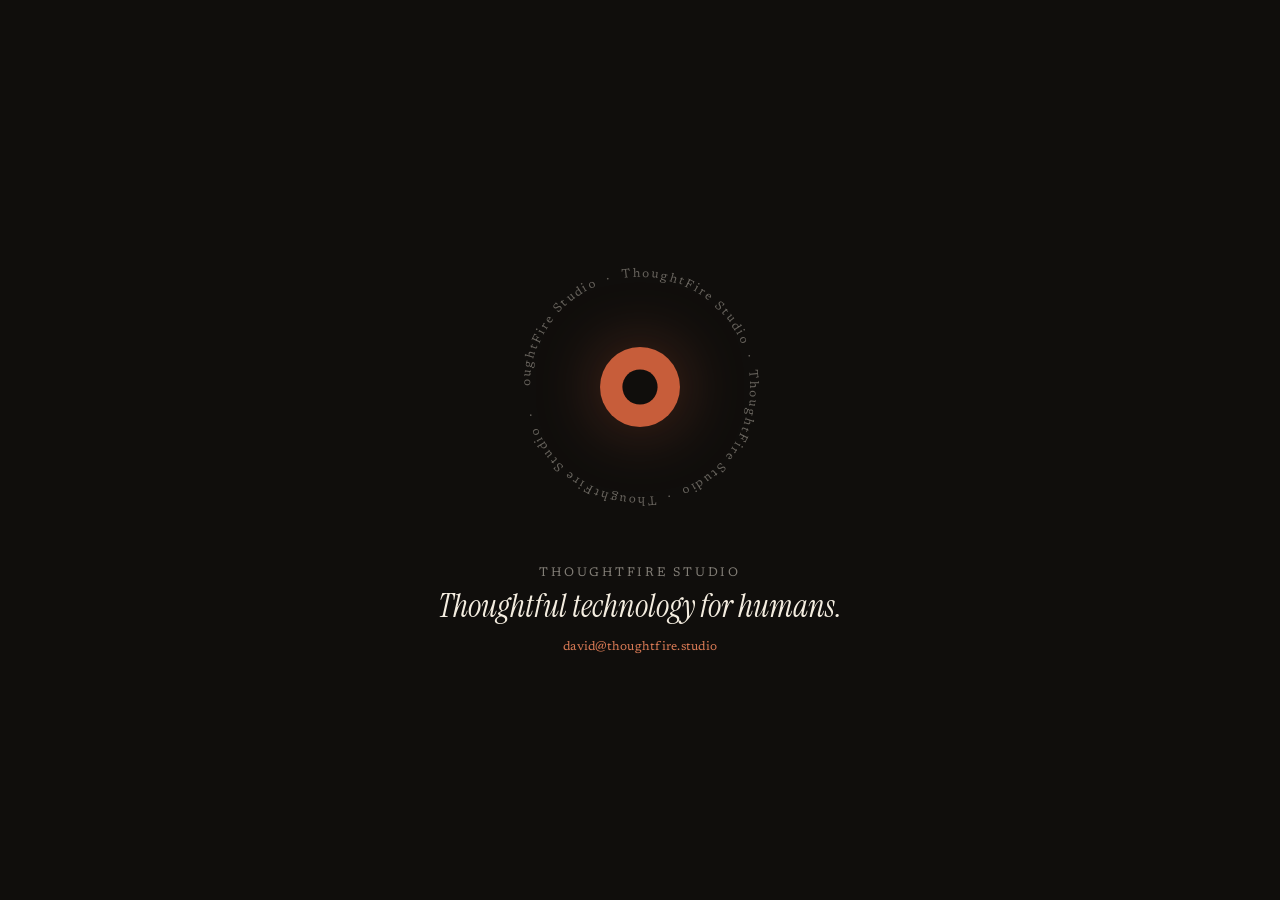
<file: index.html>
<!doctype html>
<html lang="en">
<head>
  <meta charset="utf-8" />
  <meta name="viewport" content="width=device-width, initial-scale=1.0, viewport-fit=cover" />
  <title>ThoughtFire Studio</title>
  <meta name="description" content="Thoughtful technology for humans." />
  <link rel="stylesheet" href="tokens.css?v=2" />
  <link rel="stylesheet" href="style.css?v=2" />
</head>
<body class="holding">

<main class="holding-wrap">

  <div class="orbit-wrap" aria-label="ThoughtFire Studio">
    <svg class="glyph" viewBox="0 0 100 100" overflow="visible" aria-hidden="true">
      <circle class="pulse-outer" cx="50" cy="50" r="50" fill="var(--tf-ember)" />
      <circle class="pulse-inner" cx="50" cy="50" r="22" fill="var(--hero-bg)" />
    </svg>
    <svg class="orbit-svg" viewBox="0 0 300 300" aria-hidden="true">
      <defs>
        <path id="orbit-path"
          d="M150,150 m-118,0 a118,118 0 1,1 236,0 a118,118 0 1,1 -236,0"/>
      </defs>
      <text class="orbit-text">
        <textPath href="#orbit-path" startOffset="0%" textLength="741">
          ThoughtFire Studio &nbsp;·&nbsp; ThoughtFire Studio &nbsp;·&nbsp; ThoughtFire Studio &nbsp;·&nbsp; ThoughtFire Studio &nbsp;·&nbsp;
        </textPath>
      </text>
    </svg>
  </div>

  <div class="holding-text">
    <p class="holding-name">ThoughtFire Studio</p>
    <p class="holding-tagline">Thoughtful technology for humans.</p>
    <a class="holding-email" href="mailto:david@thoughtfire.studio">david@thoughtfire.studio</a>
  </div>

</main>

<script>
  // Slow orbit animation
  const orbitText = document.querySelector('.orbit-text');
  if (orbitText) {
    let offset = 0;
    (function tick() {
      offset -= 0.04;
      orbitText.querySelector('textPath').setAttribute('startOffset', offset + '%');
      requestAnimationFrame(tick);
    })();
  }
</script>
</body>
</html>
</file>
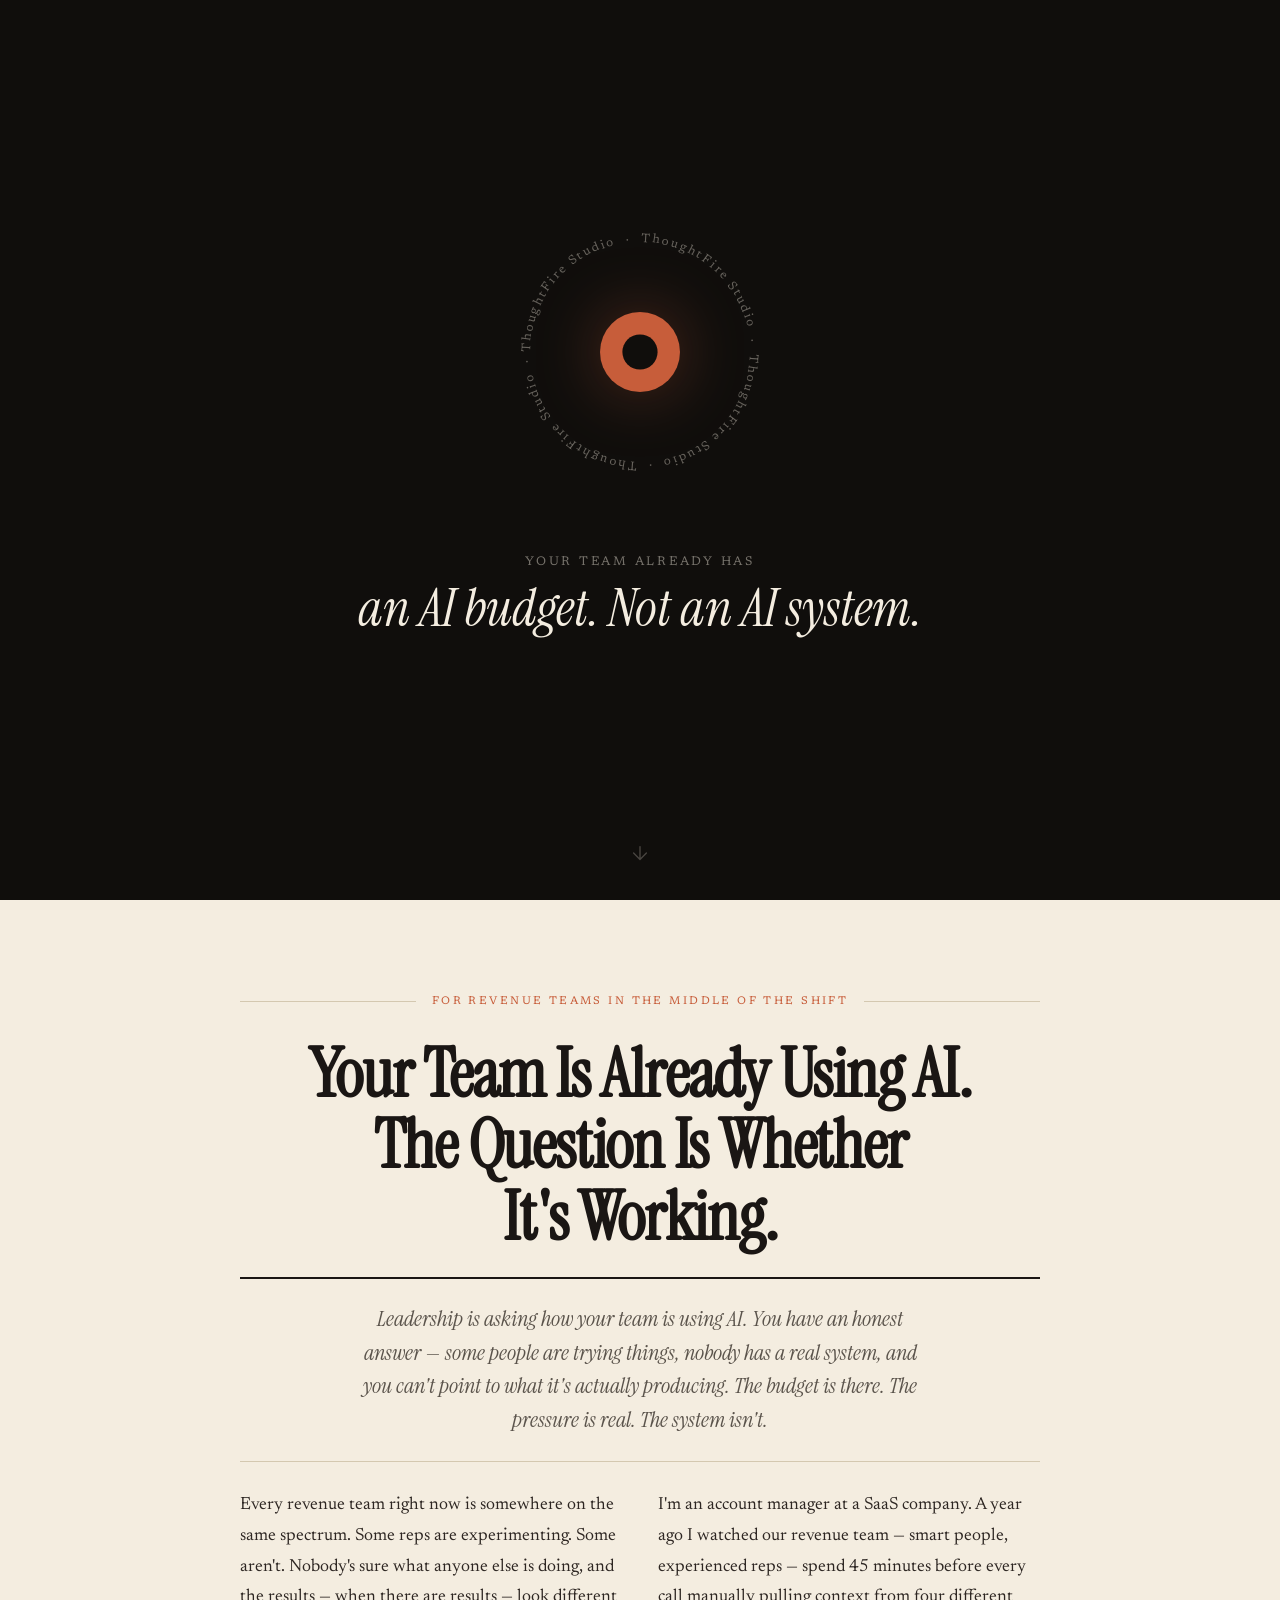
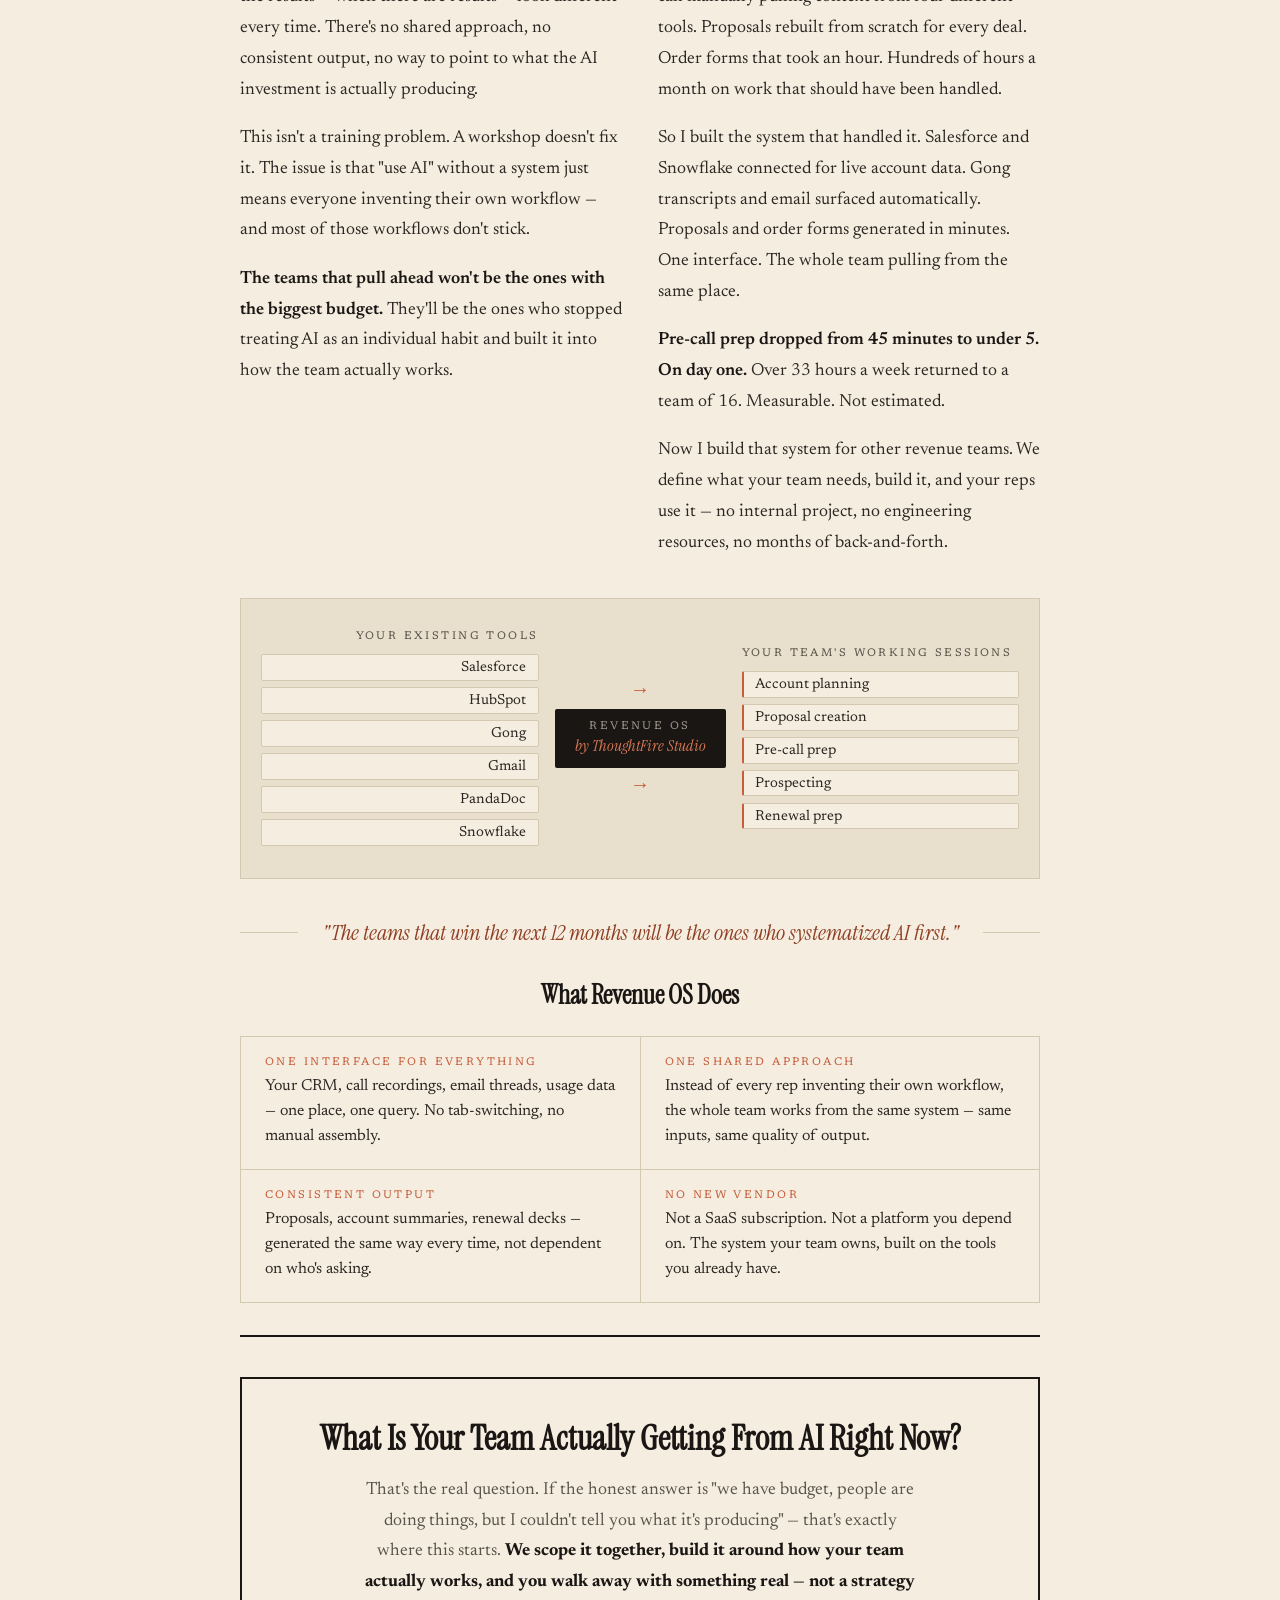
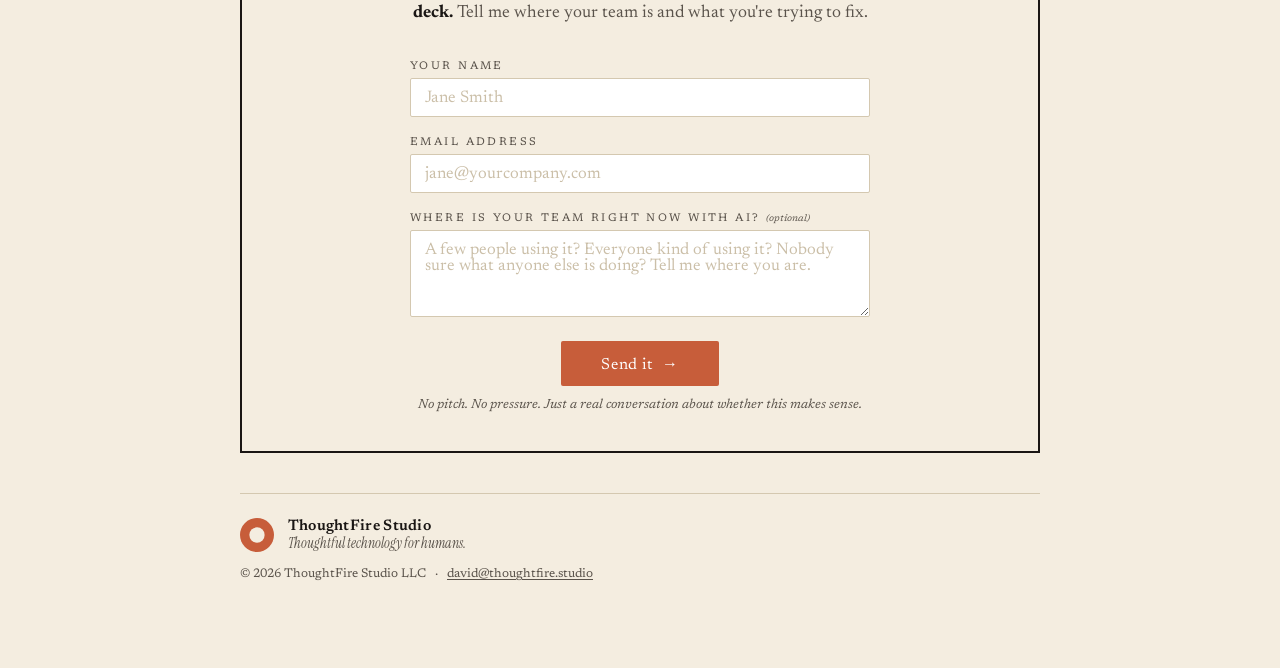
<file: revenue-os/index.html>
<!doctype html>
<html lang="en">
<head>
  <meta charset="utf-8" />
  <meta name="viewport" content="width=device-width, initial-scale=1.0, viewport-fit=cover" />
  <title>Revenue OS — ThoughtFire Studio</title>
  <meta name="description" content="Your team has AI budget and leadership pressure. What you don't have is a system. Revenue OS gives your revenue team one shared intelligence layer — built on the tools you already have." />
  <link rel="stylesheet" href="tokens.css" />
  <link rel="stylesheet" href="style.css" />
</head>
<body>

<!-- ── HERO ──────────────────────────────────────────────────── -->
<section class="hero" id="top">
  <div class="hero-center">

    <div class="orbit-wrap" aria-label="ThoughtFire Studio">
      <svg class="glyph" viewBox="0 0 100 100" aria-hidden="true">
        <circle cx="50" cy="50" r="50" fill="var(--tf-ember)" />
        <circle cx="50" cy="50" r="22" fill="var(--hero-bg)" />
      </svg>
      <svg class="orbit-svg" viewBox="0 0 300 300" aria-hidden="true">
        <defs>
          <path id="orbit-path"
            d="M150,150 m-118,0 a118,118 0 1,1 236,0 a118,118 0 1,1 -236,0"/>
        </defs>
        <text class="orbit-text">
          <textPath href="#orbit-path" startOffset="0%" textLength="741">
            ThoughtFire Studio &nbsp;·&nbsp; ThoughtFire Studio &nbsp;·&nbsp; ThoughtFire Studio &nbsp;·&nbsp; ThoughtFire Studio &nbsp;·&nbsp;
          </textPath>
        </text>
      </svg>
    </div>

    <div class="hero-tagline">
      <span class="we-help">Your team already has</span>
      <div class="phrase-wrap" aria-live="polite" aria-atomic="true">
        <span class="phrase" id="phrase">an AI budget. Not an AI system.</span>
      </div>
    </div>

  </div>

  <a href="#ad" class="scroll-cue" aria-label="Read more">
    <svg viewBox="0 0 24 24" fill="none" stroke="currentColor" stroke-width="1.5" aria-hidden="true">
      <path stroke-linecap="round" stroke-linejoin="round" d="M12 5v14M5 12l7 7 7-7"/>
    </svg>
  </a>
</section>


<!-- ── NEWSPAPER AD ───────────────────────────────────────────── -->
<section class="ad" id="ad">
  <div class="ad-inner">

    <div class="ad-masthead">
      <div class="ad-rule-line"></div>
      <span class="ad-kicker">For revenue teams in the middle of the shift</span>
      <div class="ad-rule-line"></div>
    </div>

    <h1 class="ad-headline">
      Your Team Is Already Using AI.<br>
      The Question Is Whether It's&nbsp;Working.
    </h1>

    <div class="ad-rule-heavy"></div>

    <p class="ad-deck">
      Leadership is asking how your team is using AI. You have an honest answer —
      some people are trying things, nobody has a real system, and you can't point
      to what it's actually producing. The budget is there. The pressure is real.
      The system isn't.
    </p>

    <div class="ad-rule-thin"></div>

    <div class="ad-body">
      <div class="ad-col">
        <p>Every revenue team right now is somewhere on the same spectrum. Some reps are experimenting. Some aren't. Nobody's sure what anyone else is doing, and the results — when there are results — look different every time. There's no shared approach, no consistent output, no way to point to what the AI investment is actually producing.</p>
        <p>This isn't a training problem. A workshop doesn't fix it. The issue is that "use AI" without a system just means everyone inventing their own workflow — and most of those workflows don't stick.</p>
        <p><strong>The teams that pull ahead won't be the ones with the biggest budget.</strong> They'll be the ones who stopped treating AI as an individual habit and built it into how the team actually works.</p>
      </div>
      <div class="ad-col">
        <p>I'm an account manager at a SaaS company. A year ago I watched our revenue team — smart people, experienced reps — spend 45 minutes before every call manually pulling context from four different tools. Proposals rebuilt from scratch for every deal. Order forms that took an hour. Hundreds of hours a month on work that should have been handled.</p>
        <p>So I built the system that handled it. Salesforce and Snowflake connected for live account data. Gong transcripts and email surfaced automatically. Proposals and order forms generated in minutes. One interface. The whole team pulling from the same place.</p>
        <p><strong>Pre-call prep dropped from 45 minutes to under 5. On day one.</strong> Over 33 hours a week returned to a team of 16. Measurable. Not estimated.</p>
        <p>Now I build that system for other revenue teams. We define what your team needs, build it, and your reps use it — no internal project, no engineering resources, no months of back-and-forth.</p>
      </div>
    </div>

    <!-- Architecture diagram -->
    <div class="arch-diagram">
      <div class="arch-col arch-tools">
        <div class="arch-col-label">Your existing tools</div>
        <div class="arch-items">
          <span class="arch-item">Salesforce</span>
          <span class="arch-item">HubSpot</span>
          <span class="arch-item">Gong</span>
          <span class="arch-item">Gmail</span>
          <span class="arch-item">PandaDoc</span>
          <span class="arch-item">Snowflake</span>
        </div>
      </div>

      <div class="arch-center">
        <div class="arch-arrow" aria-hidden="true">→</div>
        <div class="arch-interface">
          <div class="arch-interface-label">Revenue OS</div>
          <div class="arch-interface-sub">by ThoughtFire Studio</div>
        </div>
        <div class="arch-arrow" aria-hidden="true">→</div>
      </div>

      <div class="arch-col arch-outputs">
        <div class="arch-col-label">Your team's working sessions</div>
        <div class="arch-items">
          <span class="arch-item arch-item-out">Account planning</span>
          <span class="arch-item arch-item-out">Proposal creation</span>
          <span class="arch-item arch-item-out">Pre-call prep</span>
          <span class="arch-item arch-item-out">Prospecting</span>
          <span class="arch-item arch-item-out">Renewal prep</span>
        </div>
      </div>
    </div>

    <div class="ad-pullquote">
      <div class="ad-rule-line"></div>
      <blockquote>
        "The teams that win the next 12 months will be the ones who systematized AI first."
      </blockquote>
      <div class="ad-rule-line"></div>
    </div>

    <div class="ad-stakes">
      <h2 class="ad-stakes-head">What Revenue OS Does</h2>
      <div class="ad-stakes-grid">
        <div class="stake">
          <span class="stake-label">One interface for everything</span>
          <p>Your CRM, call recordings, email threads, usage data — one place, one query. No tab-switching, no manual assembly.</p>
        </div>
        <div class="stake">
          <span class="stake-label">One shared approach</span>
          <p>Instead of every rep inventing their own workflow, the whole team works from the same system — same inputs, same quality of output.</p>
        </div>
        <div class="stake">
          <span class="stake-label">Consistent output</span>
          <p>Proposals, account summaries, renewal decks — generated the same way every time, not dependent on who's asking.</p>
        </div>
        <div class="stake">
          <span class="stake-label">No new vendor</span>
          <p>Not a SaaS subscription. Not a platform you depend on. The system your team owns, built on the tools you already have.</p>
        </div>
      </div>
    </div>

    <div class="ad-rule-heavy"></div>

    <div class="ad-offer">
      <h2 class="ad-offer-head">
        What Is Your Team Actually Getting From AI Right Now?
      </h2>
      <p class="ad-offer-sub">
        That's the real question. If the honest answer is "we have budget, people are doing things, but I couldn't tell you what it's producing" — that's exactly where this starts.
        <strong>We scope it together, build it around how your team actually works, and you walk away with something real — not a strategy deck.</strong>
        Tell me where your team is and what you're trying to fix.
      </p>

      <form class="contact-form" id="contact-form" novalidate>
        <div class="field">
          <label for="f-name">Your name</label>
          <input type="text" id="f-name" name="name" placeholder="Jane Smith"
                 required autocomplete="name" />
        </div>
        <div class="field">
          <label for="f-email">Email address</label>
          <input type="email" id="f-email" name="email" placeholder="jane@yourcompany.com"
                 required autocomplete="email" />
        </div>
        <div class="field">
          <label for="f-note">
            Where is your team right now with AI?
            <span class="field-optional">(optional)</span>
          </label>
          <textarea id="f-note" name="note" rows="4"
                    placeholder="A few people using it? Everyone kind of using it? Nobody sure what anyone else is doing? Tell me where you are."></textarea>
        </div>
        <div class="field-submit">
          <button type="submit" class="submit-btn" id="submit-btn">
            Send it &nbsp;→
          </button>
          <p class="field-fine">No pitch. No pressure. Just a real conversation about whether this makes sense.</p>
        </div>
        <div class="form-success" id="form-success" hidden>
          <strong>Got it — thank you.</strong> I'll be in touch within a day or two.
        </div>
      </form>
    </div>

    <footer class="ad-footer">
      <div class="ad-rule-line"></div>
      <div class="ad-footer-inner">
        <svg class="footer-glyph" viewBox="0 0 40 40" aria-hidden="true">
          <circle cx="20" cy="20" r="20" fill="var(--tf-ember)" />
          <circle cx="20" cy="20" r="9" fill="var(--tf-cream)" />
        </svg>
        <div>
          <div class="footer-name">ThoughtFire Studio</div>
          <div class="footer-tag">Thoughtful technology for humans.</div>
        </div>
      </div>
      <div class="footer-copy">
        &copy; <span id="yr"></span> ThoughtFire Studio LLC
        &ensp;·&ensp;
        <a href="mailto:david@thoughtfire.studio">david@thoughtfire.studio</a>
      </div>
    </footer>

  </div>
</section>

<script src="app.js" defer></script>
</body>
</html>
</file>
<file: tokens.css>
/*
 * ThoughtFire Studio — Design Tokens
 * thoughtfire-website/tokens.css
 *
 * CSS custom properties only. Zero component or layout rules.
 * All values drawn from brand/tokens.css in thoughtfire-hq.
 * Edit here first; never hardcode values in style.css.
 */

@import url('https://fonts.googleapis.com/css2?family=Instrument+Serif:ital@0;1&family=Newsreader:ital,opsz,wght@0,6..72,300..700;1,6..72,300..700&display=swap');

:root {

  /* ─── COLOR ─────────────────────────────────────────────── */

  /* Page surfaces */
  --tf-cream:      #f4ede0;   /* page background — always */
  --tf-cream-2:    #e8dfcc;   /* panels, CTA section, card backgrounds */
  --tf-rule:       #d4c8b0;   /* borders, dividers, horizontal rules */

  /* Ink */
  --tf-ink:        #1a1614;   /* primary text, headings */
  --tf-ink-soft:   #2d2622;   /* secondary text */
  --tf-slate:      #5a534b;   /* muted text, captions, metadata */

  /* Ember — accent, use sparingly: one focal use per section */
  --tf-ember:      #c75d3a;   /* primary accent: ring mark, CTAs, labels */
  --tf-ember-deep: #8f3e22;   /* italic emphasis, hover states */
  --tf-ember-soft: #d97a55;   /* softer ember for hover moments */

  /* Semantic aliases */
  --color-bg:          var(--tf-cream);
  --color-bg-raised:   var(--tf-cream-2);
  --color-text:        var(--tf-ink);
  --color-text-muted:  var(--tf-slate);
  --color-accent:      var(--tf-ember);
  --color-accent-deep: var(--tf-ember-deep);
  --color-border:      var(--tf-rule);


  /* ─── TYPOGRAPHY ─────────────────────────────────────────── */

  --font-display: 'Instrument Serif', Georgia, serif;
  --font-body:    'Newsreader', Georgia, serif;

  /* Scale */
  --text-xs:   11px;
  --text-sm:   12.5px;
  --text-base: 16px;
  --text-md:   17px;
  --text-lg:   22px;
  --text-xl:   30px;
  --text-2xl:  36px;
  --text-3xl:  44px;
  --text-4xl:  clamp(48px, 5.8vw, 64px);

  /* Leading */
  --leading-tight:   1.1;
  --leading-snug:    1.2;
  --leading-normal:  1.3;
  --leading-relaxed: 1.55;
  --leading-loose:   1.65;
  --leading-body:    1.75;

  /* Tracking */
  --tracking-tight:   -0.018em;
  --tracking-normal:  0;
  --tracking-wide:    0.04em;
  --tracking-wider:   0.1em;
  --tracking-caps:    0.22em;

  /* Weight */
  --weight-normal:   400;
  --weight-semibold: 600;


  /* ─── SPACING ────────────────────────────────────────────── */

  --space-1:  4px;
  --space-2:  8px;
  --space-3:  12px;
  --space-4:  16px;
  --space-5:  20px;
  --space-6:  24px;
  --space-7:  28px;
  --space-8:  32px;
  --space-10: 40px;
  --space-12: 48px;
  --space-14: 56px;
  --space-16: 64px;
  --space-18: 72px;
  --space-24: 96px;


  /* ─── RADIUS ─────────────────────────────────────────────── */

  --radius-sm:   8px;
  --radius-md:  10px;
  --radius-lg:  12px;
  --radius-xl:  16px;
  --radius-full: 9999px;


  /* ─── SHADOWS (warm-black only — never pure black) ───────── */

  --shadow-sm: 0 1px 3px rgba(26,22,20,0.05), 0 4px 12px rgba(26,22,20,0.04);
  --shadow-md: 0 2px 6px rgba(26,22,20,0.07), 0 10px 28px rgba(26,22,20,0.06);
  --shadow-lg: 0 4px 12px rgba(26,22,20,0.08), 0 20px 48px rgba(26,22,20,0.08);


  /* ─── MOTION ─────────────────────────────────────────────── */

  --ease-out:      cubic-bezier(0.16, 1, 0.3, 1);
  --ease-in-out:   cubic-bezier(0.65, 0, 0.35, 1);
  --dur-fast:      150ms;
  --dur-base:      220ms;
  --dur-slow:      340ms;

  /* Logo pulse — tune these three */
  --pulse-outer-scale: 1.045; /* how much the outer circle grows at peak */
  --pulse-inner-scale: 1.09;  /* inner grows more → ring breathes thinner */
  --pulse-duration:    3.2s;  /* one full inhale + exhale */


  /* ─── LAYOUT ─────────────────────────────────────────────── */

  --max-content: 1120px;
  --max-prose:    680px;

}
</file>
<file: style.css>
/* ── RESET ───────────────────────────────────────────────────── */
*, *::before, *::after { box-sizing: border-box; margin: 0; padding: 0; }

/* ── BASE ────────────────────────────────────────────────────── */
:root {
  --hero-bg: #100e0c;
  --hero-text: #f4ede0;
}

html { scroll-behavior: smooth; }

body {
  font-family: var(--font-body);
  background: var(--hero-bg);
  color: var(--hero-text);
  -webkit-font-smoothing: antialiased;
  overflow-x: hidden;
}


/* ═══════════════════════════════════════════════════════════════
   HERO
═══════════════════════════════════════════════════════════════ */

.hero {
  min-height: 100svh;
  display: flex;
  flex-direction: column;
  align-items: center;
  justify-content: center;
  background: var(--hero-bg);
  position: relative;
  padding: 4rem 1.5rem 7rem;
}

.hero-center {
  display: flex;
  flex-direction: column;
  align-items: center;
  gap: clamp(2.5rem, 6vw, 4rem);
}

/* — Orbit wrap — */
.orbit-wrap {
  position: relative;
  width: 280px;
  height: 280px;
  display: flex;
  align-items: center;
  justify-content: center;
}

.glyph {
  position: absolute;
  width: 80px;
  height: 80px;
  z-index: 2;
  filter: drop-shadow(0 0 32px rgba(199, 93, 58, 0.35));
}

@keyframes tf-pulse-outer {
  0%, 100% { transform: scale(1); }
  50%       { transform: scale(var(--pulse-outer-scale)); }
}
@keyframes tf-pulse-inner {
  0%, 100% { transform: scale(1); }
  50%       { transform: scale(var(--pulse-inner-scale)); }
}

.glyph .pulse-outer {
  transform-box: fill-box;
  transform-origin: center;
  animation: tf-pulse-outer var(--pulse-duration) ease-in-out infinite;
}
.glyph .pulse-inner {
  transform-box: fill-box;
  transform-origin: center;
  animation: tf-pulse-inner var(--pulse-duration) ease-in-out infinite;
}

.orbit-svg {
  position: absolute;
  inset: 0;
  width: 100%;
  height: 100%;
  animation: orbit-spin 28s linear infinite;
  transform-origin: 50% 50%;
}

@keyframes orbit-spin {
  to { transform: rotate(360deg); }
}

.orbit-text {
  fill: rgba(244, 237, 224, 0.38);
  font-family: var(--font-body);
  font-size: 13.5px;
  letter-spacing: 0.18em;
}

/* — Hero tagline — */
.hero-tagline {
  text-align: center;
}

.we-help {
  display: block;
  font-family: var(--font-body);
  font-size: var(--text-sm);
  letter-spacing: var(--tracking-caps);
  text-transform: uppercase;
  color: rgba(244, 237, 224, 0.45);
  margin-bottom: 0.6rem;
}

.phrase-wrap {
  min-height: 2.8em;
  display: flex;
  align-items: center;
  justify-content: center;
}

.phrase {
  font-family: var(--font-display);
  font-size: clamp(1.8rem, 5vw, 3.25rem);
  font-style: italic;
  color: var(--hero-text);
  line-height: 1.2;
  text-align: center;
  max-width: 700px;
  transition: opacity 0.45s ease, transform 0.45s ease;
}

.phrase.out {
  opacity: 0;
  transform: translateY(-10px);
  pointer-events: none;
}

/* — Scroll cue — */
.scroll-cue {
  position: absolute;
  bottom: 2rem;
  left: 50%;
  transform: translateX(-50%);
  color: rgba(244, 237, 224, 0.25);
  width: 22px;
  display: block;
  animation: scroll-bob 2.4s ease-in-out infinite;
  transition: color 0.2s;
}
.scroll-cue:hover { color: rgba(244, 237, 224, 0.55); }

@keyframes scroll-bob {
  0%, 100% { transform: translateX(-50%) translateY(0); }
  50%       { transform: translateX(-50%) translateY(7px); }
}


/* ═══════════════════════════════════════════════════════════════
   NEWSPAPER AD
═══════════════════════════════════════════════════════════════ */

.ad {
  background: var(--tf-cream);
  color: var(--tf-ink);
  padding: clamp(3rem, 8vw, 6rem) 1.5rem clamp(3rem, 8vw, 5rem);
}

.ad-inner {
  max-width: 800px;
  margin: 0 auto;
}

/* — Rules — */
.ad-rule-line {
  flex: 1;
  height: 1px;
  background: var(--tf-rule);
}

.ad-rule-heavy {
  width: 100%;
  height: 2px;
  background: var(--tf-ink);
  margin: 1.5rem 0;
}

.ad-rule-thin {
  width: 100%;
  height: 1px;
  background: var(--tf-rule);
  margin: 1.5rem 0;
}

/* — Masthead — */
.ad-masthead {
  display: flex;
  align-items: center;
  gap: 1rem;
  margin-bottom: 2rem;
}

.ad-kicker {
  font-family: var(--font-body);
  font-size: var(--text-xs);
  letter-spacing: var(--tracking-caps);
  text-transform: uppercase;
  color: var(--tf-ember);
  white-space: nowrap;
}

/* — Headline — */
.ad-headline {
  font-family: var(--font-display);
  font-size: clamp(2.25rem, 6.5vw, 4.25rem);
  font-weight: 700;
  line-height: 1.05;
  text-align: center;
  letter-spacing: var(--tracking-tight);
  color: var(--tf-ink);
  margin-bottom: 1rem;
}

/* — Deck — */
.ad-deck {
  font-family: var(--font-display);
  font-size: clamp(1.1rem, 2.5vw, 1.35rem);
  font-style: italic;
  text-align: center;
  color: var(--tf-slate);
  line-height: var(--leading-relaxed);
  max-width: 580px;
  margin: 0 auto;
}

/* — Body — */
.ad-body {
  display: grid;
  grid-template-columns: 1fr 1fr;
  gap: 2.25rem;
  margin: 1.75rem 0;
}

@media (max-width: 580px) {
  .ad-body { grid-template-columns: 1fr; gap: 1.25rem; }
}

.ad-col p {
  font-family: var(--font-body);
  font-size: clamp(1rem, 1.8vw, 1.1rem);
  line-height: var(--leading-body);
  color: var(--tf-ink-soft);
  margin-bottom: 1em;
}
.ad-col p:last-child { margin-bottom: 0; }
.ad-col strong { color: var(--tf-ink); font-weight: 600; }

/* — Pull quote — */
.ad-pullquote {
  display: flex;
  align-items: center;
  gap: 1.5rem;
  margin: 2rem 0;
}

.ad-pullquote blockquote {
  font-family: var(--font-display);
  font-size: clamp(1.05rem, 2.5vw, 1.35rem);
  font-style: italic;
  color: var(--tf-ember-deep);
  text-align: center;
  white-space: nowrap;
}

@media (max-width: 580px) {
  .ad-pullquote { flex-direction: column; gap: 0.75rem; }
  .ad-pullquote blockquote { white-space: normal; }
}

/* — Stakes grid — */
.ad-stakes {
  margin: 2rem 0;
}

.ad-stakes-head {
  font-family: var(--font-display);
  font-size: clamp(1.25rem, 2.5vw, 1.6rem);
  font-weight: 600;
  text-align: center;
  margin-bottom: 1.5rem;
  color: var(--tf-ink);
}

.ad-stakes-grid {
  display: grid;
  grid-template-columns: repeat(2, 1fr);
  gap: 1px;
  background: var(--tf-rule);
  border: 1px solid var(--tf-rule);
}

@media (max-width: 480px) {
  .ad-stakes-grid { grid-template-columns: 1fr; }
}

.stake {
  background: var(--tf-cream);
  padding: 1.25rem 1.5rem;
}

.stake-label {
  display: block;
  font-family: var(--font-body);
  font-size: var(--text-xs);
  letter-spacing: var(--tracking-caps);
  text-transform: uppercase;
  color: var(--tf-ember);
  margin-bottom: 0.4rem;
}

.stake p {
  font-family: var(--font-body);
  font-size: 1rem;
  line-height: var(--leading-relaxed);
  color: var(--tf-ink-soft);
}

/* — Offer box — */
.ad-offer {
  border: 2px solid var(--tf-ink);
  padding: clamp(1.75rem, 4vw, 2.5rem) clamp(1.25rem, 4vw, 2.25rem);
  margin: 2.5rem 0;
}

.ad-offer-head {
  font-family: var(--font-display);
  font-size: clamp(1.5rem, 3.5vw, 2.1rem);
  font-weight: 700;
  line-height: var(--leading-snug);
  text-align: center;
  color: var(--tf-ink);
  margin-bottom: 1rem;
}

.ad-offer-sub {
  font-family: var(--font-body);
  font-size: clamp(1rem, 1.8vw, 1.1rem);
  line-height: var(--leading-body);
  text-align: center;
  color: var(--tf-slate);
  max-width: 560px;
  margin: 0 auto 2rem;
}
.ad-offer-sub strong { color: var(--tf-ink); }

/* — Form — */
.contact-form {
  max-width: 460px;
  margin: 0 auto;
  display: flex;
  flex-direction: column;
  gap: 1.25rem;
}

.field {
  display: flex;
  flex-direction: column;
  gap: 0.4rem;
}

.field label {
  font-family: var(--font-body);
  font-size: var(--text-xs);
  letter-spacing: var(--tracking-caps);
  text-transform: uppercase;
  color: var(--tf-slate);
}

.field-optional {
  font-style: italic;
  text-transform: none;
  letter-spacing: 0;
  font-size: 0.85em;
}

.field input,
.field textarea {
  font-family: var(--font-body);
  font-size: 1.05rem;
  color: var(--tf-ink);
  background: #fff;
  border: 1.5px solid var(--tf-rule);
  border-radius: 2px;
  padding: 0.65rem 0.85rem;
  outline: none;
  transition: border-color var(--dur-base);
  width: 100%;
  resize: vertical;
}

.field input:focus,
.field textarea:focus {
  border-color: var(--tf-ember);
}

.field input::placeholder,
.field textarea::placeholder {
  color: #cbbfa8;
}

.field-submit {
  display: flex;
  flex-direction: column;
  align-items: center;
  gap: 0.75rem;
  padding-top: 0.25rem;
}

.submit-btn {
  font-family: var(--font-body);
  font-size: 1rem;
  letter-spacing: 0.04em;
  color: #fff;
  background: var(--tf-ember);
  border: none;
  padding: 0.85rem 2.5rem;
  border-radius: 2px;
  cursor: pointer;
  transition: background var(--dur-base);
}

.submit-btn:hover { background: var(--tf-ember-deep); }
.submit-btn:disabled { opacity: 0.6; cursor: default; }

.field-fine {
  font-family: var(--font-body);
  font-size: 0.82rem;
  font-style: italic;
  color: var(--tf-slate);
  text-align: center;
}

.form-success {
  background: var(--tf-cream-2);
  border: 1.5px solid var(--tf-rule);
  border-radius: 2px;
  padding: 1rem 1.25rem;
  text-align: center;
  font-family: var(--font-body);
  font-size: 1rem;
  color: var(--tf-ink);
}

/* — Footer — */
.ad-footer {
  margin-top: 2.5rem;
}

.ad-footer-inner {
  display: flex;
  align-items: center;
  gap: 0.85rem;
  padding: 1.5rem 0 1rem;
}

.footer-glyph {
  width: 34px;
  height: 34px;
  flex-shrink: 0;
}

.footer-name {
  font-family: var(--font-body);
  font-size: 0.95rem;
  font-weight: 600;
  color: var(--tf-ink);
  letter-spacing: 0.02em;
}

.footer-tag {
  font-family: var(--font-display);
  font-style: italic;
  font-size: 0.9rem;
  color: var(--tf-slate);
}

.footer-copy {
  font-family: var(--font-body);
  font-size: 0.78rem;
  color: var(--tf-slate);
  padding-bottom: 0.5rem;
}

.footer-copy a {
  color: var(--tf-slate);
  text-decoration: underline;
  text-underline-offset: 2px;
}
.footer-copy a:hover { color: var(--tf-ember); }

/* ═══════════════════════════════════════════════════════════════
   ARCHITECTURE DIAGRAM
═══════════════════════════════════════════════════════════════ */

.arch-diagram {
  display: grid;
  grid-template-columns: 1fr auto 1fr;
  align-items: center;
  gap: 1rem 0;
  margin: 2.5rem 0;
  padding: 2rem 1.25rem;
  background: var(--tf-cream-2);
  border: 1px solid var(--tf-rule);
}

.arch-col-label {
  font-family: var(--font-body);
  font-size: var(--text-xs);
  letter-spacing: var(--tracking-caps);
  text-transform: uppercase;
  color: var(--tf-slate);
  margin-bottom: 0.75rem;
}

.arch-items {
  display: flex;
  flex-direction: column;
  gap: 0.4rem;
}

.arch-item {
  font-family: var(--font-body);
  font-size: 0.9rem;
  color: var(--tf-ink-soft);
  background: var(--tf-cream);
  border: 1px solid var(--tf-rule);
  padding: 0.3rem 0.7rem;
  border-radius: 2px;
  display: block;
}

.arch-tools .arch-col-label { text-align: right; }
.arch-tools .arch-item      { text-align: right; }

.arch-item-out { border-left: 2px solid var(--tf-ember); }

/* — Center column — */
.arch-center {
  display: flex;
  flex-direction: column;
  align-items: center;
  gap: 0.5rem;
  padding: 0 1rem;
}

.arch-arrow {
  font-size: 1.25rem;
  color: var(--tf-ember);
  line-height: 1;
}

.arch-interface {
  background: var(--tf-ink);
  border-radius: 2px;
  padding: 0.75rem 1.25rem;
  text-align: center;
  white-space: nowrap;
}

.arch-interface-label {
  font-family: var(--font-body);
  font-size: var(--text-xs);
  letter-spacing: var(--tracking-caps);
  text-transform: uppercase;
  color: var(--tf-cream);
  opacity: 0.6;
}

.arch-interface-sub {
  font-family: var(--font-display);
  font-style: italic;
  font-size: 1rem;
  color: var(--tf-ember-soft);
  margin-top: 0.2rem;
}

@media (max-width: 640px) {
  .arch-diagram {
    grid-template-columns: 1fr;
    gap: 1.25rem;
  }

  .arch-tools .arch-col-label,
  .arch-tools .arch-item { text-align: left; }

  .arch-center { flex-direction: row; justify-content: center; }
  .arch-arrow-left  { transform: rotate(90deg); }
  .arch-arrow-right { transform: rotate(90deg); }

  .arch-interface { white-space: normal; }
}

/* ═══════════════════════════════════════════════════════════════
   HOLDING PAGE
═══════════════════════════════════════════════════════════════ */

body.holding {
  background: var(--hero-bg);
  color: var(--hero-text);
  min-height: 100svh;
  display: flex;
  align-items: center;
  justify-content: center;
}

.holding-wrap {
  display: flex;
  flex-direction: column;
  align-items: center;
  gap: 2.5rem;
  padding: 3rem 1.5rem;
  text-align: center;
}

.holding-text {
  display: flex;
  flex-direction: column;
  align-items: center;
  gap: 0.5rem;
}

.holding-name {
  font-family: var(--font-body);
  font-size: var(--text-sm);
  letter-spacing: var(--tracking-caps);
  text-transform: uppercase;
  color: var(--hero-text);
  opacity: 0.5;
}

.holding-tagline {
  font-family: var(--font-display);
  font-style: italic;
  font-size: clamp(1.4rem, 3.5vw, 2rem);
  color: var(--hero-text);
  line-height: var(--leading-snug);
}

.holding-email {
  font-family: var(--font-body);
  font-size: var(--text-sm);
  color: var(--tf-ember-soft);
  text-decoration: none;
  letter-spacing: 0.02em;
  margin-top: 0.5rem;
  transition: color var(--dur-base);
}

.holding-email:hover { color: var(--hero-text); }
</file>
<file: revenue-os/tokens.css>
/*
 * ThoughtFire Studio — Design Tokens
 * thoughtfire-website/tokens.css
 *
 * CSS custom properties only. Zero component or layout rules.
 * All values drawn from brand/tokens.css in thoughtfire-hq.
 * Edit here first; never hardcode values in style.css.
 */

@import url('https://fonts.googleapis.com/css2?family=Instrument+Serif:ital@0;1&family=Newsreader:ital,opsz,wght@0,6..72,300..700;1,6..72,300..700&display=swap');

:root {

  /* ─── COLOR ─────────────────────────────────────────────── */

  /* Page surfaces */
  --tf-cream:      #f4ede0;   /* page background — always */
  --tf-cream-2:    #e8dfcc;   /* panels, CTA section, card backgrounds */
  --tf-rule:       #d4c8b0;   /* borders, dividers, horizontal rules */

  /* Ink */
  --tf-ink:        #1a1614;   /* primary text, headings */
  --tf-ink-soft:   #2d2622;   /* secondary text */
  --tf-slate:      #5a534b;   /* muted text, captions, metadata */

  /* Ember — accent, use sparingly: one focal use per section */
  --tf-ember:      #c75d3a;   /* primary accent: ring mark, CTAs, labels */
  --tf-ember-deep: #8f3e22;   /* italic emphasis, hover states */
  --tf-ember-soft: #d97a55;   /* softer ember for hover moments */

  /* Semantic aliases */
  --color-bg:          var(--tf-cream);
  --color-bg-raised:   var(--tf-cream-2);
  --color-text:        var(--tf-ink);
  --color-text-muted:  var(--tf-slate);
  --color-accent:      var(--tf-ember);
  --color-accent-deep: var(--tf-ember-deep);
  --color-border:      var(--tf-rule);


  /* ─── TYPOGRAPHY ─────────────────────────────────────────── */

  --font-display: 'Instrument Serif', Georgia, serif;
  --font-body:    'Newsreader', Georgia, serif;

  /* Scale */
  --text-xs:   11px;
  --text-sm:   12.5px;
  --text-base: 16px;
  --text-md:   17px;
  --text-lg:   22px;
  --text-xl:   30px;
  --text-2xl:  36px;
  --text-3xl:  44px;
  --text-4xl:  clamp(48px, 5.8vw, 64px);

  /* Leading */
  --leading-tight:   1.1;
  --leading-snug:    1.2;
  --leading-normal:  1.3;
  --leading-relaxed: 1.55;
  --leading-loose:   1.65;
  --leading-body:    1.75;

  /* Tracking */
  --tracking-tight:   -0.018em;
  --tracking-normal:  0;
  --tracking-wide:    0.04em;
  --tracking-wider:   0.1em;
  --tracking-caps:    0.22em;

  /* Weight */
  --weight-normal:   400;
  --weight-semibold: 600;


  /* ─── SPACING ────────────────────────────────────────────── */

  --space-1:  4px;
  --space-2:  8px;
  --space-3:  12px;
  --space-4:  16px;
  --space-5:  20px;
  --space-6:  24px;
  --space-7:  28px;
  --space-8:  32px;
  --space-10: 40px;
  --space-12: 48px;
  --space-14: 56px;
  --space-16: 64px;
  --space-18: 72px;
  --space-24: 96px;


  /* ─── RADIUS ─────────────────────────────────────────────── */

  --radius-sm:   8px;
  --radius-md:  10px;
  --radius-lg:  12px;
  --radius-xl:  16px;
  --radius-full: 9999px;


  /* ─── SHADOWS (warm-black only — never pure black) ───────── */

  --shadow-sm: 0 1px 3px rgba(26,22,20,0.05), 0 4px 12px rgba(26,22,20,0.04);
  --shadow-md: 0 2px 6px rgba(26,22,20,0.07), 0 10px 28px rgba(26,22,20,0.06);
  --shadow-lg: 0 4px 12px rgba(26,22,20,0.08), 0 20px 48px rgba(26,22,20,0.08);


  /* ─── MOTION ─────────────────────────────────────────────── */

  --ease-out:      cubic-bezier(0.16, 1, 0.3, 1);
  --ease-in-out:   cubic-bezier(0.65, 0, 0.35, 1);
  --dur-fast:      150ms;
  --dur-base:      220ms;
  --dur-slow:      340ms;


  /* ─── LAYOUT ─────────────────────────────────────────────── */

  --max-content: 1120px;
  --max-prose:    680px;

}
</file>
<file: revenue-os/style.css>
/* ── RESET ───────────────────────────────────────────────────── */
*, *::before, *::after { box-sizing: border-box; margin: 0; padding: 0; }

/* ── BASE ────────────────────────────────────────────────────── */
:root {
  --hero-bg: #100e0c;
  --hero-text: #f4ede0;
}

html { scroll-behavior: smooth; }

body {
  font-family: var(--font-body);
  background: var(--hero-bg);
  color: var(--hero-text);
  -webkit-font-smoothing: antialiased;
  overflow-x: hidden;
}


/* ═══════════════════════════════════════════════════════════════
   HERO
═══════════════════════════════════════════════════════════════ */

.hero {
  min-height: 100svh;
  display: flex;
  flex-direction: column;
  align-items: center;
  justify-content: center;
  background: var(--hero-bg);
  position: relative;
  padding: 4rem 1.5rem 7rem;
}

.hero-center {
  display: flex;
  flex-direction: column;
  align-items: center;
  gap: clamp(2.5rem, 6vw, 4rem);
}

/* — Orbit wrap — */
.orbit-wrap {
  position: relative;
  width: 280px;
  height: 280px;
  display: flex;
  align-items: center;
  justify-content: center;
}

.glyph {
  position: absolute;
  width: 80px;
  height: 80px;
  z-index: 2;
  filter: drop-shadow(0 0 32px rgba(199, 93, 58, 0.35));
}

.orbit-svg {
  position: absolute;
  inset: 0;
  width: 100%;
  height: 100%;
  animation: orbit-spin 28s linear infinite;
  transform-origin: 50% 50%;
}

@keyframes orbit-spin {
  to { transform: rotate(360deg); }
}

.orbit-text {
  fill: rgba(244, 237, 224, 0.38);
  font-family: var(--font-body);
  font-size: 13.5px;
  letter-spacing: 0.18em;
}

/* — Hero tagline — */
.hero-tagline {
  text-align: center;
}

.we-help {
  display: block;
  font-family: var(--font-body);
  font-size: var(--text-sm);
  letter-spacing: var(--tracking-caps);
  text-transform: uppercase;
  color: rgba(244, 237, 224, 0.45);
  margin-bottom: 0.6rem;
}

.phrase-wrap {
  min-height: 2.8em;
  display: flex;
  align-items: center;
  justify-content: center;
}

.phrase {
  font-family: var(--font-display);
  font-size: clamp(1.8rem, 5vw, 3.25rem);
  font-style: italic;
  color: var(--hero-text);
  line-height: 1.2;
  text-align: center;
  max-width: 700px;
  transition: opacity 0.45s ease, transform 0.45s ease;
}

.phrase.out {
  opacity: 0;
  transform: translateY(-10px);
  pointer-events: none;
}

/* — Scroll cue — */
.scroll-cue {
  position: absolute;
  bottom: 2rem;
  left: 50%;
  transform: translateX(-50%);
  color: rgba(244, 237, 224, 0.25);
  width: 22px;
  display: block;
  animation: scroll-bob 2.4s ease-in-out infinite;
  transition: color 0.2s;
}
.scroll-cue:hover { color: rgba(244, 237, 224, 0.55); }

@keyframes scroll-bob {
  0%, 100% { transform: translateX(-50%) translateY(0); }
  50%       { transform: translateX(-50%) translateY(7px); }
}


/* ═══════════════════════════════════════════════════════════════
   NEWSPAPER AD
═══════════════════════════════════════════════════════════════ */

.ad {
  background: var(--tf-cream);
  color: var(--tf-ink);
  padding: clamp(3rem, 8vw, 6rem) 1.5rem clamp(3rem, 8vw, 5rem);
}

.ad-inner {
  max-width: 800px;
  margin: 0 auto;
}

/* — Rules — */
.ad-rule-line {
  flex: 1;
  height: 1px;
  background: var(--tf-rule);
}

.ad-rule-heavy {
  width: 100%;
  height: 2px;
  background: var(--tf-ink);
  margin: 1.5rem 0;
}

.ad-rule-thin {
  width: 100%;
  height: 1px;
  background: var(--tf-rule);
  margin: 1.5rem 0;
}

/* — Masthead — */
.ad-masthead {
  display: flex;
  align-items: center;
  gap: 1rem;
  margin-bottom: 2rem;
}

.ad-kicker {
  font-family: var(--font-body);
  font-size: var(--text-xs);
  letter-spacing: var(--tracking-caps);
  text-transform: uppercase;
  color: var(--tf-ember);
  white-space: nowrap;
}

/* — Headline — */
.ad-headline {
  font-family: var(--font-display);
  font-size: clamp(2.25rem, 6.5vw, 4.25rem);
  font-weight: 700;
  line-height: 1.05;
  text-align: center;
  letter-spacing: var(--tracking-tight);
  color: var(--tf-ink);
  margin-bottom: 1rem;
}

/* — Deck — */
.ad-deck {
  font-family: var(--font-display);
  font-size: clamp(1.1rem, 2.5vw, 1.35rem);
  font-style: italic;
  text-align: center;
  color: var(--tf-slate);
  line-height: var(--leading-relaxed);
  max-width: 580px;
  margin: 0 auto;
}

/* — Body — */
.ad-body {
  display: grid;
  grid-template-columns: 1fr 1fr;
  gap: 2.25rem;
  margin: 1.75rem 0;
}

@media (max-width: 580px) {
  .ad-body { grid-template-columns: 1fr; gap: 1.25rem; }
}

.ad-col p {
  font-family: var(--font-body);
  font-size: clamp(1rem, 1.8vw, 1.1rem);
  line-height: var(--leading-body);
  color: var(--tf-ink-soft);
  margin-bottom: 1em;
}
.ad-col p:last-child { margin-bottom: 0; }
.ad-col strong { color: var(--tf-ink); font-weight: 600; }

/* — Pull quote — */
.ad-pullquote {
  display: flex;
  align-items: center;
  gap: 1.5rem;
  margin: 2rem 0;
}

.ad-pullquote blockquote {
  font-family: var(--font-display);
  font-size: clamp(1.05rem, 2.5vw, 1.35rem);
  font-style: italic;
  color: var(--tf-ember-deep);
  text-align: center;
  white-space: nowrap;
}

@media (max-width: 580px) {
  .ad-pullquote { flex-direction: column; gap: 0.75rem; }
  .ad-pullquote blockquote { white-space: normal; }
}

/* — Stakes grid — */
.ad-stakes {
  margin: 2rem 0;
}

.ad-stakes-head {
  font-family: var(--font-display);
  font-size: clamp(1.25rem, 2.5vw, 1.6rem);
  font-weight: 600;
  text-align: center;
  margin-bottom: 1.5rem;
  color: var(--tf-ink);
}

.ad-stakes-grid {
  display: grid;
  grid-template-columns: repeat(2, 1fr);
  gap: 1px;
  background: var(--tf-rule);
  border: 1px solid var(--tf-rule);
}

@media (max-width: 480px) {
  .ad-stakes-grid { grid-template-columns: 1fr; }
}

.stake {
  background: var(--tf-cream);
  padding: 1.25rem 1.5rem;
}

.stake-label {
  display: block;
  font-family: var(--font-body);
  font-size: var(--text-xs);
  letter-spacing: var(--tracking-caps);
  text-transform: uppercase;
  color: var(--tf-ember);
  margin-bottom: 0.4rem;
}

.stake p {
  font-family: var(--font-body);
  font-size: 1rem;
  line-height: var(--leading-relaxed);
  color: var(--tf-ink-soft);
}

/* — Offer box — */
.ad-offer {
  border: 2px solid var(--tf-ink);
  padding: clamp(1.75rem, 4vw, 2.5rem) clamp(1.25rem, 4vw, 2.25rem);
  margin: 2.5rem 0;
}

.ad-offer-head {
  font-family: var(--font-display);
  font-size: clamp(1.5rem, 3.5vw, 2.1rem);
  font-weight: 700;
  line-height: var(--leading-snug);
  text-align: center;
  color: var(--tf-ink);
  margin-bottom: 1rem;
}

.ad-offer-sub {
  font-family: var(--font-body);
  font-size: clamp(1rem, 1.8vw, 1.1rem);
  line-height: var(--leading-body);
  text-align: center;
  color: var(--tf-slate);
  max-width: 560px;
  margin: 0 auto 2rem;
}
.ad-offer-sub strong { color: var(--tf-ink); }

/* — Form — */
.contact-form {
  max-width: 460px;
  margin: 0 auto;
  display: flex;
  flex-direction: column;
  gap: 1.25rem;
}

.field {
  display: flex;
  flex-direction: column;
  gap: 0.4rem;
}

.field label {
  font-family: var(--font-body);
  font-size: var(--text-xs);
  letter-spacing: var(--tracking-caps);
  text-transform: uppercase;
  color: var(--tf-slate);
}

.field-optional {
  font-style: italic;
  text-transform: none;
  letter-spacing: 0;
  font-size: 0.85em;
}

.field input,
.field textarea {
  font-family: var(--font-body);
  font-size: 1.05rem;
  color: var(--tf-ink);
  background: #fff;
  border: 1.5px solid var(--tf-rule);
  border-radius: 2px;
  padding: 0.65rem 0.85rem;
  outline: none;
  transition: border-color var(--dur-base);
  width: 100%;
  resize: vertical;
}

.field input:focus,
.field textarea:focus {
  border-color: var(--tf-ember);
}

.field input::placeholder,
.field textarea::placeholder {
  color: #cbbfa8;
}

.field-submit {
  display: flex;
  flex-direction: column;
  align-items: center;
  gap: 0.75rem;
  padding-top: 0.25rem;
}

.submit-btn {
  font-family: var(--font-body);
  font-size: 1rem;
  letter-spacing: 0.04em;
  color: #fff;
  background: var(--tf-ember);
  border: none;
  padding: 0.85rem 2.5rem;
  border-radius: 2px;
  cursor: pointer;
  transition: background var(--dur-base);
}

.submit-btn:hover { background: var(--tf-ember-deep); }
.submit-btn:disabled { opacity: 0.6; cursor: default; }

.field-fine {
  font-family: var(--font-body);
  font-size: 0.82rem;
  font-style: italic;
  color: var(--tf-slate);
  text-align: center;
}

.form-success {
  background: var(--tf-cream-2);
  border: 1.5px solid var(--tf-rule);
  border-radius: 2px;
  padding: 1rem 1.25rem;
  text-align: center;
  font-family: var(--font-body);
  font-size: 1rem;
  color: var(--tf-ink);
}

/* — Footer — */
.ad-footer {
  margin-top: 2.5rem;
}

.ad-footer-inner {
  display: flex;
  align-items: center;
  gap: 0.85rem;
  padding: 1.5rem 0 1rem;
}

.footer-glyph {
  width: 34px;
  height: 34px;
  flex-shrink: 0;
}

.footer-name {
  font-family: var(--font-body);
  font-size: 0.95rem;
  font-weight: 600;
  color: var(--tf-ink);
  letter-spacing: 0.02em;
}

.footer-tag {
  font-family: var(--font-display);
  font-style: italic;
  font-size: 0.9rem;
  color: var(--tf-slate);
}

.footer-copy {
  font-family: var(--font-body);
  font-size: 0.78rem;
  color: var(--tf-slate);
  padding-bottom: 0.5rem;
}

.footer-copy a {
  color: var(--tf-slate);
  text-decoration: underline;
  text-underline-offset: 2px;
}
.footer-copy a:hover { color: var(--tf-ember); }

/* ═══════════════════════════════════════════════════════════════
   ARCHITECTURE DIAGRAM
═══════════════════════════════════════════════════════════════ */

.arch-diagram {
  display: grid;
  grid-template-columns: 1fr auto 1fr;
  align-items: center;
  gap: 1rem 0;
  margin: 2.5rem 0;
  padding: 2rem 1.25rem;
  background: var(--tf-cream-2);
  border: 1px solid var(--tf-rule);
}

.arch-col-label {
  font-family: var(--font-body);
  font-size: var(--text-xs);
  letter-spacing: var(--tracking-caps);
  text-transform: uppercase;
  color: var(--tf-slate);
  margin-bottom: 0.75rem;
}

.arch-items {
  display: flex;
  flex-direction: column;
  gap: 0.4rem;
}

.arch-item {
  font-family: var(--font-body);
  font-size: 0.9rem;
  color: var(--tf-ink-soft);
  background: var(--tf-cream);
  border: 1px solid var(--tf-rule);
  padding: 0.3rem 0.7rem;
  border-radius: 2px;
  display: block;
}

.arch-tools .arch-col-label { text-align: right; }
.arch-tools .arch-item      { text-align: right; }

.arch-item-out { border-left: 2px solid var(--tf-ember); }

/* — Center column — */
.arch-center {
  display: flex;
  flex-direction: column;
  align-items: center;
  gap: 0.5rem;
  padding: 0 1rem;
}

.arch-arrow {
  font-size: 1.25rem;
  color: var(--tf-ember);
  line-height: 1;
}

.arch-interface {
  background: var(--tf-ink);
  border-radius: 2px;
  padding: 0.75rem 1.25rem;
  text-align: center;
  white-space: nowrap;
}

.arch-interface-label {
  font-family: var(--font-body);
  font-size: var(--text-xs);
  letter-spacing: var(--tracking-caps);
  text-transform: uppercase;
  color: var(--tf-cream);
  opacity: 0.6;
}

.arch-interface-sub {
  font-family: var(--font-display);
  font-style: italic;
  font-size: 1rem;
  color: var(--tf-ember-soft);
  margin-top: 0.2rem;
}

@media (max-width: 640px) {
  .arch-diagram {
    grid-template-columns: 1fr;
    gap: 1.25rem;
  }

  .arch-tools .arch-col-label,
  .arch-tools .arch-item { text-align: left; }

  .arch-center { flex-direction: row; justify-content: center; }
  .arch-arrow-left  { transform: rotate(90deg); }
  .arch-arrow-right { transform: rotate(90deg); }

  .arch-interface { white-space: normal; }
}
</file>
